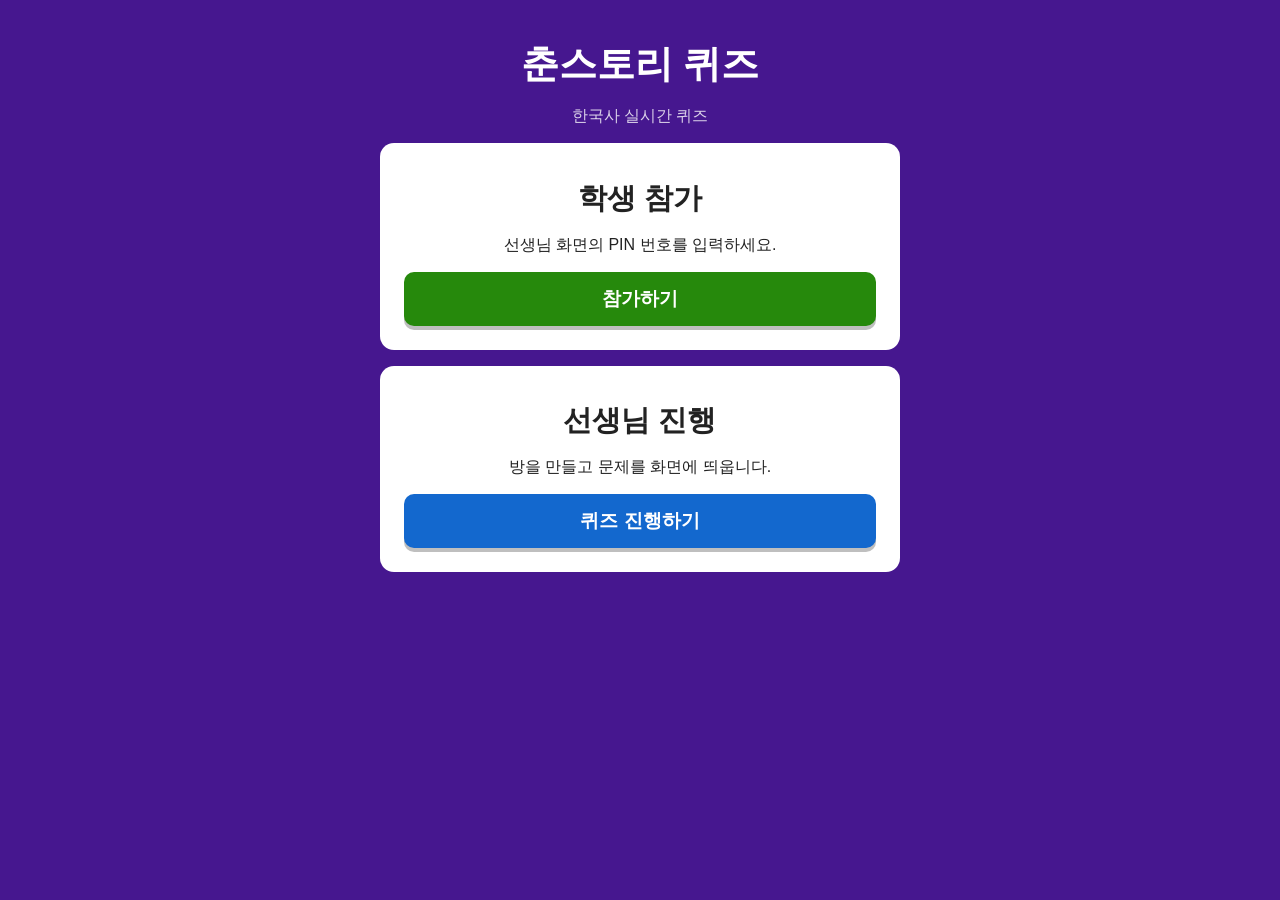
<file: index.html>
<!DOCTYPE html>
<html lang="ko">
<head>
<meta charset="UTF-8">
<meta name="viewport" content="width=device-width, initial-scale=1">
<title>춘스토리 퀴즈</title>
<link rel="stylesheet" href="style.css">
</head>
<body>
<div class="wrap center">
  <h1>춘스토리 퀴즈</h1>
  <p class="muted">한국사 실시간 퀴즈</p>
  <div class="card">
    <h2>학생 참가</h2>
    <p>선생님 화면의 PIN 번호를 입력하세요.</p>
    <a href="play.html"><button class="btn-main">참가하기</button></a>
  </div>
  <div class="card">
    <h2>선생님 진행</h2>
    <p>방을 만들고 문제를 화면에 띄웁니다.</p>
    <a href="host.html"><button class="btn-blue" style="width:100%">퀴즈 진행하기</button></a>
  </div>
</div>
</body>
</html>
</file>
<file: style.css>
* { box-sizing: border-box; }
body {
  margin: 0; font-family: "Pretendard", "Malgun Gothic", "Apple SD Gothic Neo", sans-serif;
  background: #46178f; color: #fff; min-height: 100vh;
}
.wrap { max-width: 1100px; margin: 0 auto; padding: 24px; }
.center { text-align: center; }
h1 { font-size: 2.4rem; margin: 0.4em 0; }
h2 { font-size: 1.8rem; margin: 0.4em 0; }
.card { background: #fff; color: #222; border-radius: 14px; padding: 24px; margin: 16px auto; max-width: 520px; }
input, textarea {
  width: 100%; font-size: 1.2rem; padding: 12px; border: 2px solid #ccc; border-radius: 10px; margin: 8px 0;
  font-family: inherit;
}
textarea { font-size: 0.95rem; min-height: 340px; font-family: Consolas, monospace; }
button {
  font-family: inherit; font-size: 1.2rem; font-weight: bold; padding: 14px 22px; border: 0; border-radius: 10px;
  background: #333; color: #fff; cursor: pointer; box-shadow: 0 4px 0 rgba(0,0,0,.25);
}
button:active { transform: translateY(2px); box-shadow: 0 2px 0 rgba(0,0,0,.25); }
button:disabled { opacity: .5; cursor: default; }
.btn-main { background: #26890c; width: 100%; }
.btn-blue { background: #1368ce; }
.row { display: flex; gap: 12px; flex-wrap: wrap; justify-content: center; }
.pin { font-size: 4rem; font-weight: 900; letter-spacing: .15em; background: #fff; color: #46178f; border-radius: 14px; padding: 8px 28px; display: inline-block; }
.muted { opacity: .8; }
.players { display: flex; flex-wrap: wrap; gap: 10px; justify-content: center; margin: 20px 0; }
.chip { background: rgba(255,255,255,.18); padding: 8px 16px; border-radius: 30px; font-size: 1.2rem; font-weight: bold; }
.question { background: #fff; color: #222; border-radius: 14px; padding: 22px; font-size: 2rem; font-weight: bold; text-align: center; }
.choices { display: grid; grid-template-columns: 1fr 1fr; gap: 14px; margin-top: 18px; }
.choice {
  display: flex; align-items: center; gap: 14px; padding: 22px; border-radius: 12px; font-size: 1.5rem; font-weight: bold;
  color: #fff; min-height: 90px; text-align: left;
}
.choice .shape { font-size: 2rem; }
.choice.dim { opacity: .3; }
.choice.correct { outline: 6px solid #fff; }
.topbar { display: flex; justify-content: space-between; align-items: center; margin-bottom: 14px; font-size: 1.3rem; font-weight: bold; }
.timer { width: 84px; height: 84px; border-radius: 50%; background: #fff; color: #46178f; font-size: 2.2rem; font-weight: 900; display: flex; align-items: center; justify-content: center; }
.bar { display: flex; align-items: flex-end; gap: 18px; justify-content: center; height: 180px; margin: 20px 0; }
.bar div { width: 90px; border-radius: 8px 8px 0 0; display: flex; align-items: flex-start; justify-content: center; font-size: 1.4rem; font-weight: bold; padding-top: 4px; min-height: 34px; }
.rank { max-width: 620px; margin: 0 auto; }
.rank .item { display: flex; justify-content: space-between; background: #fff; color: #222; border-radius: 10px; padding: 14px 20px; margin: 8px 0; font-size: 1.4rem; font-weight: bold; }
.rank .item:first-child { background: #ffd34d; }
/* 학생 폰 화면 */
.pad { display: grid; grid-template-columns: 1fr 1fr; gap: 12px; height: 62vh; }
.pad button { font-size: 1.2rem; display: flex; flex-direction: column; align-items: center; justify-content: center; gap: 8px; padding: 10px; }
.pad button .shape { font-size: 2.6rem; }
.big { font-size: 2.2rem; font-weight: 900; }
.ok { background: #26890c; } .no { background: #e21b3c; }
.result { border-radius: 14px; padding: 40px 20px; margin: 20px 0; }
@media (max-width: 640px) {
  .question { font-size: 1.3rem; }
  .choices { grid-template-columns: 1fr; }
  .choice { font-size: 1.1rem; min-height: 60px; }
  .pin { font-size: 2.6rem; }
}
</file>
